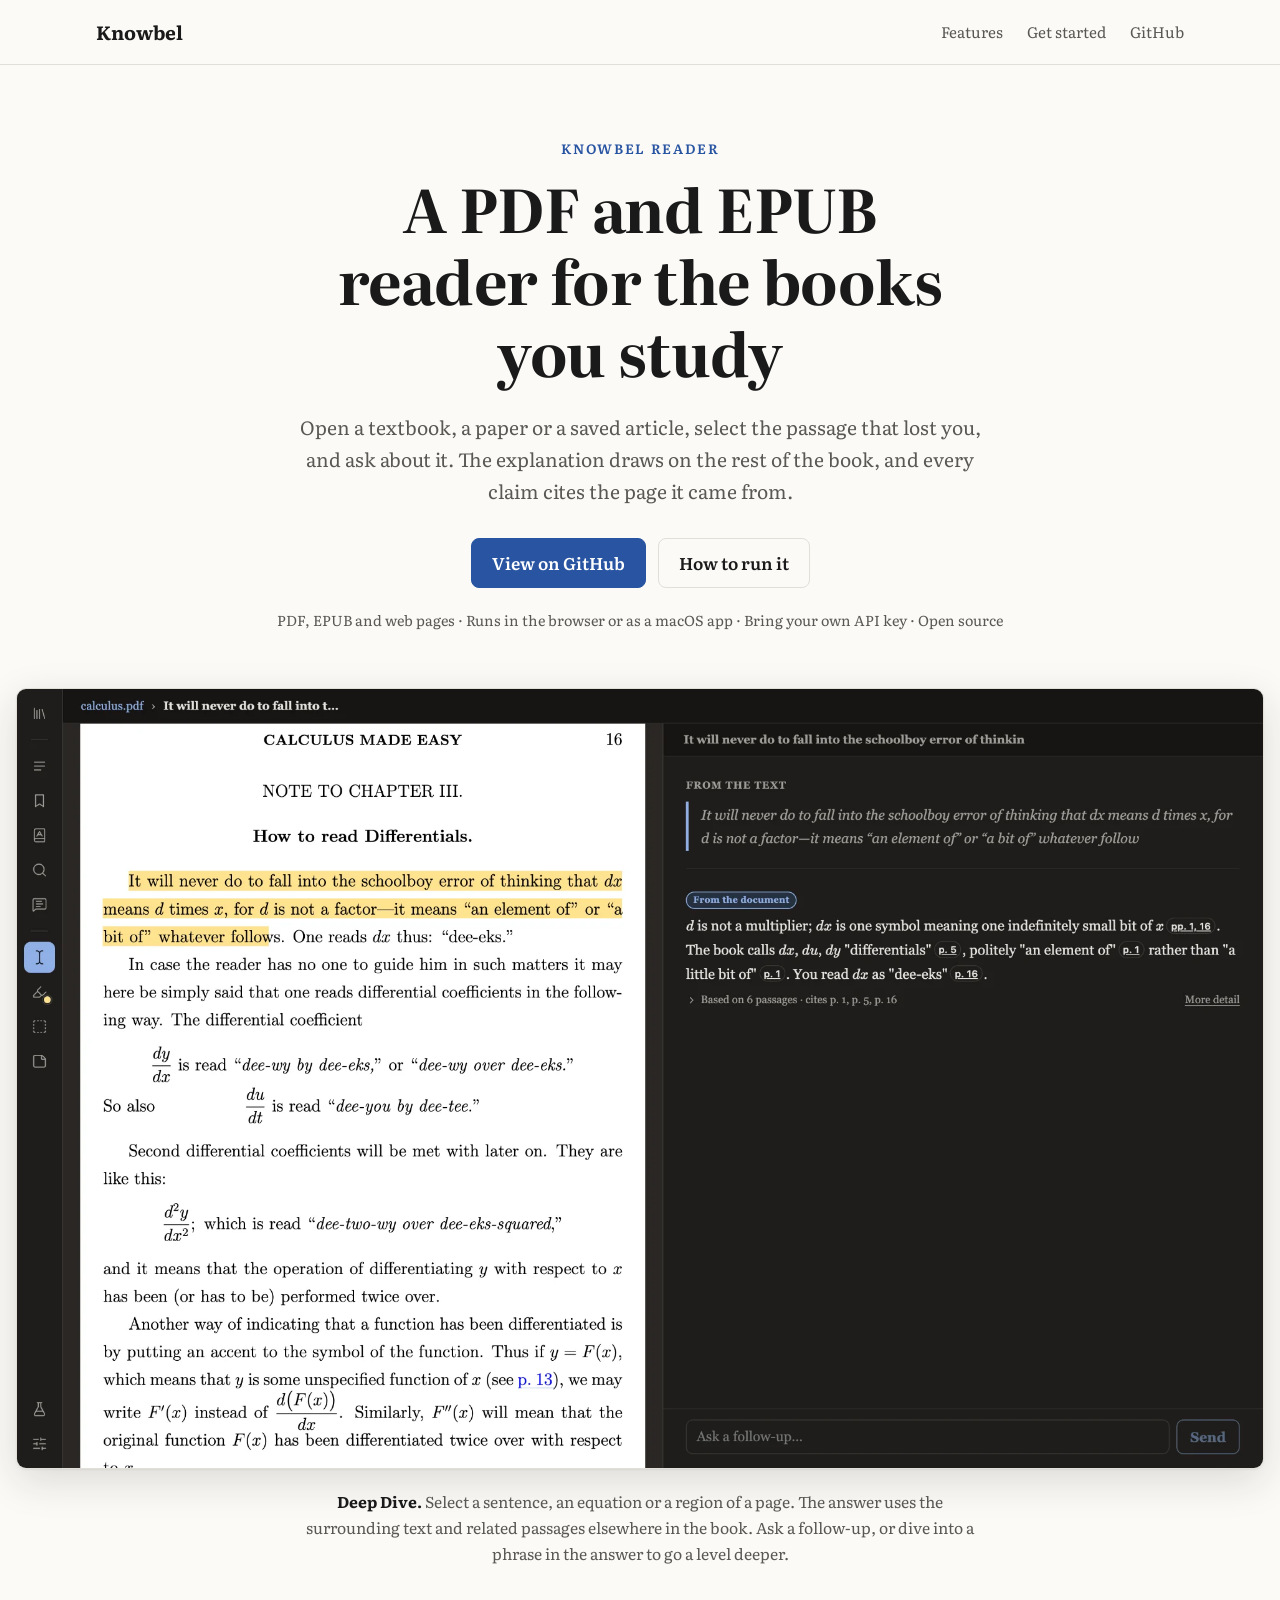
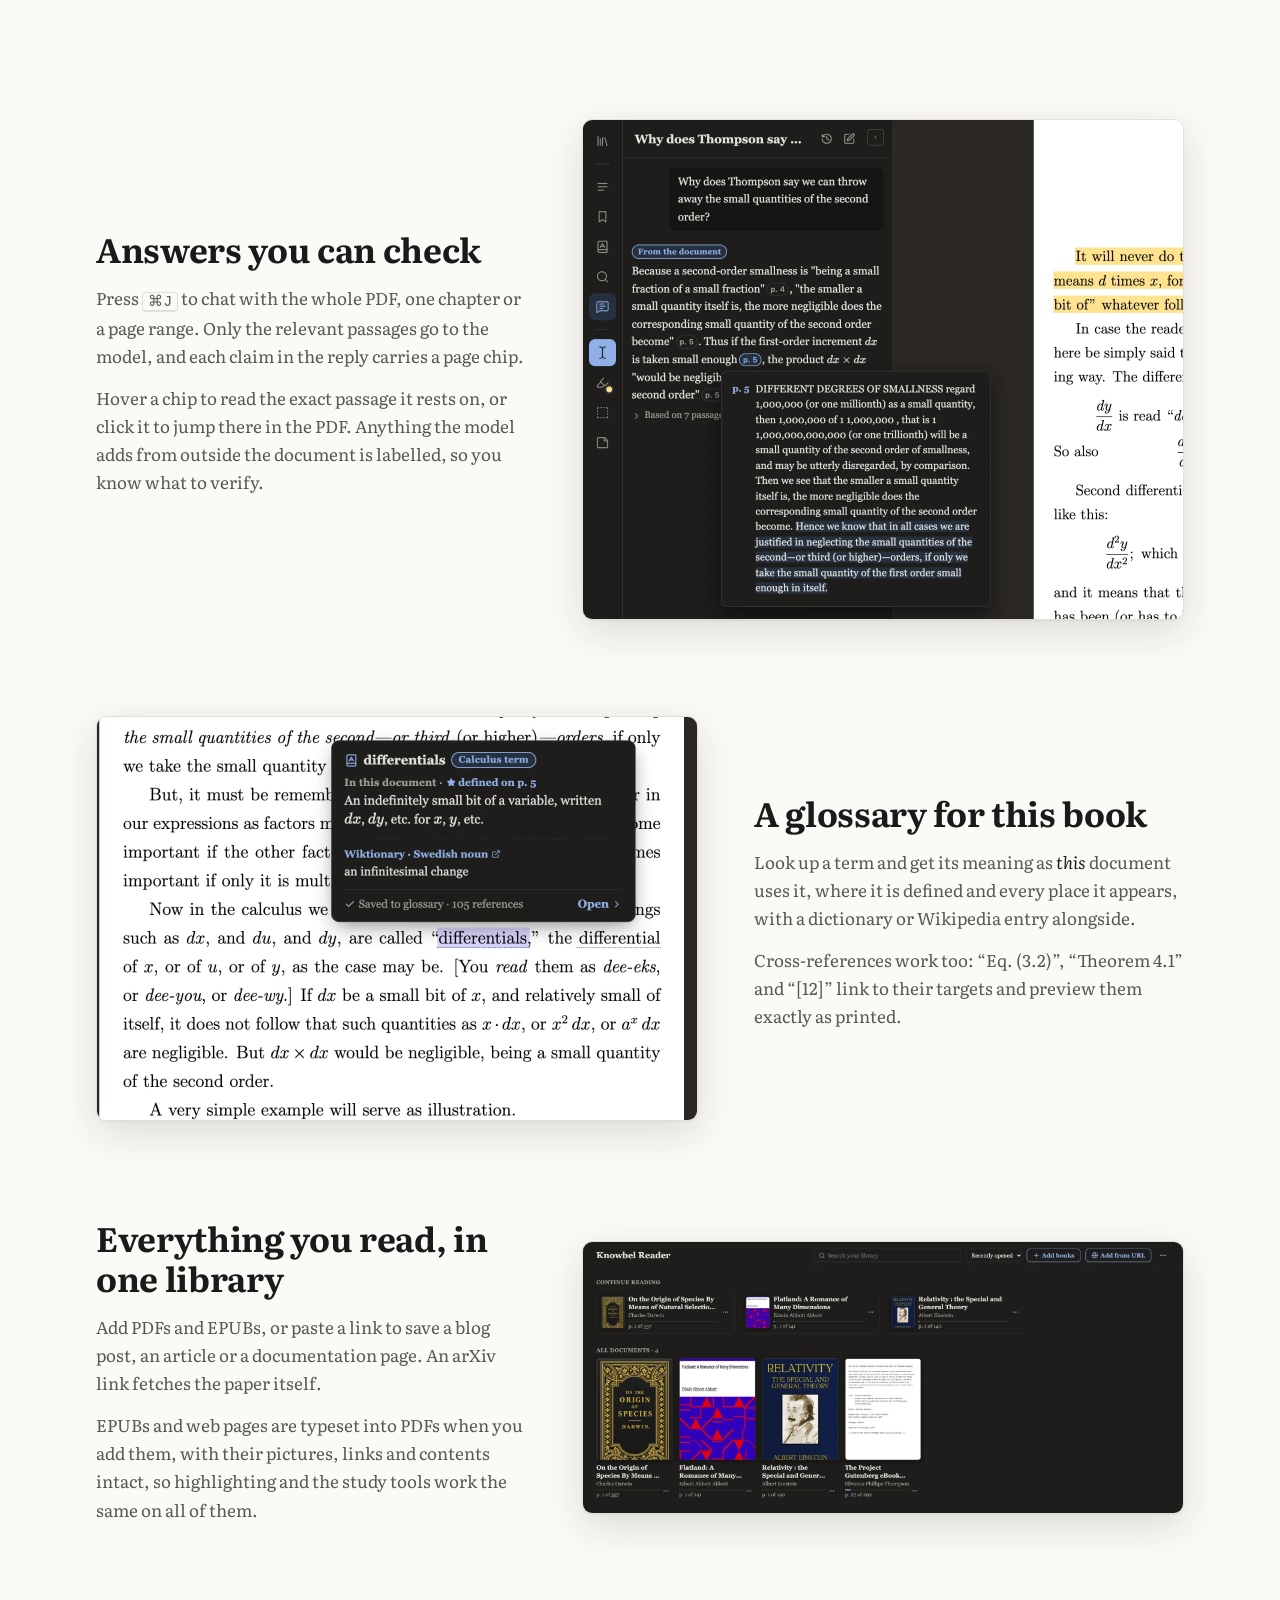
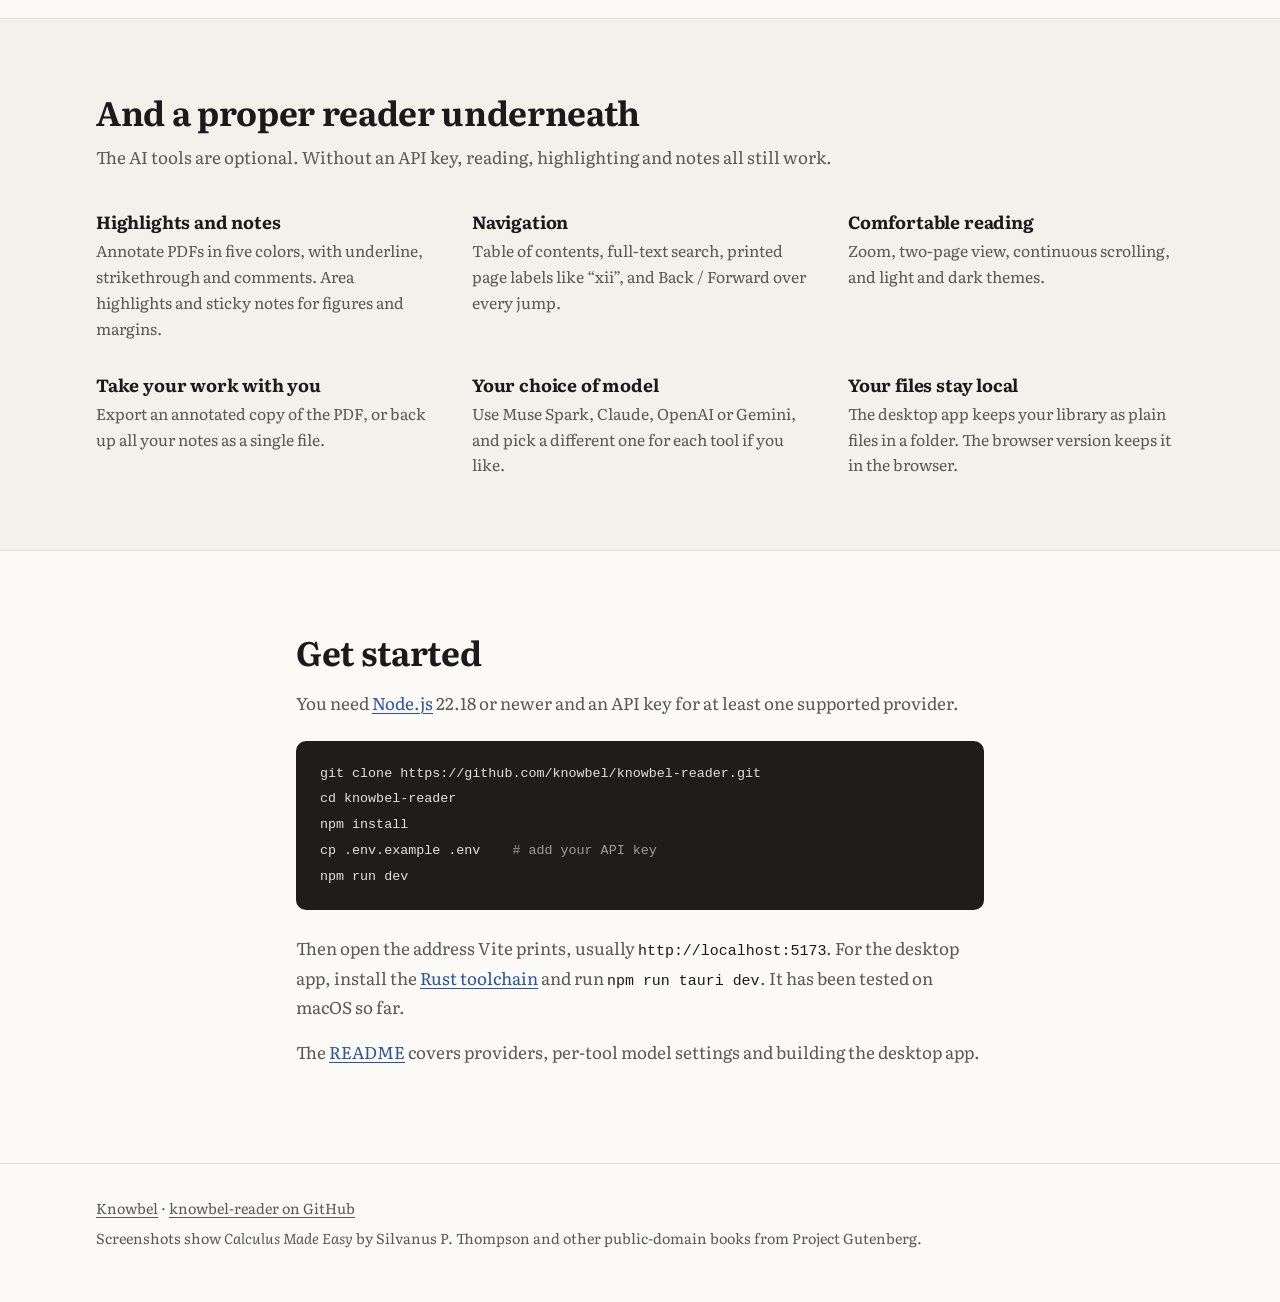
<file: index.html>
<!doctype html>
<html lang="en">
<head>
  <meta charset="utf-8">
  <meta name="viewport" content="width=device-width, initial-scale=1">
  <title>Open-Source AI PDF &amp; EPUB Reader for Studying | Knowbel</title>
  <meta name="description" content="Knowbel Reader opens PDFs, EPUBs and web articles, explains any passage you select with AI, and cites the pages every answer comes from.">
  <meta name="color-scheme" content="light dark">
  <link rel="canonical" href="https://knowbel.github.io/">

  <meta property="og:type" content="website">
  <meta property="og:url" content="https://knowbel.github.io/">
  <meta property="og:title" content="Knowbel Reader: open-source AI PDF &amp; EPUB reader for studying">
  <meta property="og:description" content="A PDF and EPUB reader for textbooks and papers, with AI help that cites the page.">
  <meta property="og:image" content="https://knowbel.github.io/images/og.jpg">
  <meta property="og:image:width" content="1200">
  <meta property="og:image:height" content="630">
  <meta name="twitter:card" content="summary_large_image">
  <meta name="google-site-verification" content="msUB4nczFMJwJfyzUN_aWLILL9cEhoL1U0CEHi0lBxA" />

  <link rel="icon" href="favicon.svg" type="image/svg+xml">
  <link rel="preconnect" href="https://fonts.googleapis.com">
  <link rel="preconnect" href="https://fonts.gstatic.com" crossorigin>
  <link rel="stylesheet" href="https://fonts.googleapis.com/css2?family=Literata:ital,opsz,wght@0,7..72,400;0,7..72,600;0,7..72,700;1,7..72,400&display=swap">
  <link rel="stylesheet" href="style.css">

  <script type="application/ld+json">
  {
    "@context": "https://schema.org",
    "@type": "SoftwareApplication",
    "name": "Knowbel Reader",
    "url": "https://knowbel.github.io/",
    "description": "An open-source PDF and EPUB reader for studying. Select a passage to have AI explain it, chat with the whole document, and check every answer against the pages it cites.",
    "applicationCategory": "EducationalApplication",
    "operatingSystem": "macOS, Web browser",
    "isAccessibleForFree": true,
    "offers": { "@type": "Offer", "price": "0", "priceCurrency": "USD" },
    "image": "https://knowbel.github.io/images/og.jpg",
    "screenshot": "https://knowbel.github.io/images/deep-dive.webp",
    "sameAs": ["https://github.com/knowbel/knowbel-reader"]
  }
  </script>
</head>
<body>
  <header class="site-header">
    <div class="wrap header-row">
      <a class="brand" href="./">Knowbel</a>
      <nav aria-label="Main">
        <a href="#features">Features</a>
        <a href="#get-started">Get started</a>
        <a href="https://github.com/knowbel/knowbel-reader">GitHub</a>
      </nav>
    </div>
  </header>

  <main>
    <section class="hero">
      <div class="wrap">
        <p class="eyebrow">Knowbel Reader</p>
        <h1>A PDF and EPUB reader for the books you study</h1>
        <p class="lede">
          Open a textbook, a paper or a saved article, select the passage that
          lost you, and ask about it. The explanation draws on the rest of the
          book, and every claim cites the page it came from.
        </p>
        <div class="actions">
          <a class="button primary" href="https://github.com/knowbel/knowbel-reader">View on GitHub</a>
          <a class="button" href="#get-started">How to run it</a>
        </div>
        <p class="meta">PDF, EPUB and web pages · Runs in the browser or as a macOS app · Bring your own API key · Open source</p>
      </div>
      <figure class="shot hero-shot">
        <img src="images/deep-dive.webp" width="2000" height="1250"
             alt="Knowbel Reader with a page of Calculus Made Easy on the left. A highlighted sentence about reading dx has been sent to Deep Dive, and the panel on the right explains it, with page citations after each claim.">
        <figcaption>
          <strong>Deep Dive.</strong> Select a sentence, an equation or a region
          of a page. The answer uses the surrounding text and related passages
          elsewhere in the book. Ask a follow-up, or dive into a phrase in the
          answer to go a level deeper.
        </figcaption>
      </figure>
    </section>

    <section id="features" class="features">
      <div class="wrap">
        <article class="feature">
          <div class="feature-text">
            <h2>Answers you can check</h2>
            <p>
              Press <kbd>⌘J</kbd> to chat with the whole PDF, one chapter
              or a page range. Only the relevant passages go to the model, and
              each claim in the reply carries a page chip.
            </p>
            <p>
              Hover a chip to read the exact passage it rests on, or click it
              to jump there in the PDF. Anything the model adds from outside
              the document is labelled, so you know what to verify.
            </p>
          </div>
          <figure class="shot">
            <img src="images/citations.webp" width="1200" height="998" loading="lazy"
                 alt="The Ask panel answering why second-order small quantities can be ignored. The pointer rests on a p. 5 citation chip, and a preview shows the quoted passage from page 5.">
          </figure>
        </article>

        <article class="feature flip">
          <div class="feature-text">
            <h2>A glossary for this book</h2>
            <p>
              Look up a term and get its meaning as <em>this</em> document uses
              it, where it is defined and every place it appears, with a
              dictionary or Wikipedia entry alongside.
            </p>
            <p>
              Cross-references work too: “Eq. (3.2)”, “Theorem 4.1” and “[12]”
              link to their targets and preview them exactly as printed.
            </p>
          </div>
          <figure class="shot">
            <img src="images/glossary.webp" width="1200" height="806" loading="lazy"
                 alt="A glossary card for the term differentials, giving the book's own definition, noting it is defined on page 5, and counting 105 references.">
          </figure>
        </article>

        <article class="feature">
          <div class="feature-text">
            <h2>Everything you read, in one library</h2>
            <p>
              Add PDFs and EPUBs, or paste a link to save a blog post, an
              article or a documentation page. An arXiv link fetches the
              paper itself.
            </p>
            <p>
              EPUBs and web pages are typeset into PDFs when you add them, with
              their pictures, links and contents intact, so highlighting and the
              study tools work the same on all of them.
            </p>
          </div>
          <figure class="shot">
            <img src="images/library.webp" width="2000" height="903" loading="lazy"
                 alt="The library, showing covers for On the Origin of Species, Flatland, Relativity and Calculus Made Easy, with a Continue reading row above.">
          </figure>
        </article>
      </div>
    </section>

    <section class="reading">
      <div class="wrap">
        <h2>And a proper reader underneath</h2>
        <p class="section-lede">The AI tools are optional. Without an API key, reading, highlighting and notes all still work.</p>
        <ul class="grid">
          <li><h3>Highlights and notes</h3><p>Annotate PDFs in five colors, with underline, strikethrough and comments. Area highlights and sticky notes for figures and margins.</p></li>
          <li><h3>Navigation</h3><p>Table of contents, full-text search, printed page labels like “xii”, and Back / Forward over every jump.</p></li>
          <li><h3>Comfortable reading</h3><p>Zoom, two-page view, continuous scrolling, and light and dark themes.</p></li>
          <li><h3>Take your work with you</h3><p>Export an annotated copy of the PDF, or back up all your notes as a single file.</p></li>
          <li><h3>Your choice of model</h3><p>Use Muse Spark, Claude, OpenAI or Gemini, and pick a different one for each tool if you like.</p></li>
          <li><h3>Your files stay local</h3><p>The desktop app keeps your library as plain files in a folder. The browser version keeps it in the browser.</p></li>
        </ul>
      </div>
    </section>

    <section id="get-started" class="start">
      <div class="wrap narrow">
        <h2>Get started</h2>
        <p>You need <a href="https://nodejs.org">Node.js</a> 22.18 or newer and an API key for at least one supported provider.</p>
<pre><code>git clone https://github.com/knowbel/knowbel-reader.git
cd knowbel-reader
npm install
cp .env.example .env    <span class="c"># add your API key</span>
npm run dev</code></pre>
        <p>
          Then open the address Vite prints, usually
          <code>http://localhost:5173</code>. For the desktop app, install the
          <a href="https://www.rust-lang.org/tools/install">Rust toolchain</a> and run
          <code>npm run tauri dev</code>. It has been tested on macOS so far.
        </p>
        <p>
          The <a href="https://github.com/knowbel/knowbel-reader#readme">README</a>
          covers providers, per-tool model settings and building the desktop app.
        </p>
      </div>
    </section>
  </main>

  <footer class="site-footer">
    <div class="wrap footer-row">
      <p><a href="https://github.com/knowbel">Knowbel</a> · <a href="https://github.com/knowbel/knowbel-reader">knowbel-reader on GitHub</a></p>
      <p class="credit">Screenshots show <em>Calculus Made Easy</em> by Silvanus P. Thompson and other public-domain books from Project Gutenberg.</p>
    </div>
  </footer>
</body>
</html>
</file>
<file: style.css>
/* Knowbel Reader site. Colors follow the app's own palette (src/index.css in
   knowbel-reader): warm paper, near-black ink, and a navy link color. */
:root {
  --bg: #fbfaf7;
  --bg-alt: #f3f1ec;
  --text: #1a1a1a;
  --muted: #5a5853;
  --rule: #e2dfd8;
  --link: #2854a1;
  --link-hover: #1d3f7a;
  --on-link: #ffffff;
  --code-bg: #1e1d1b;
  --code-text: #e4e2dd;
  --code-comment: #a09d96;
  --shadow: 0 1px 2px rgba(26, 26, 26, 0.06), 0 12px 40px rgba(26, 26, 26, 0.14);
  --serif: "Literata", Georgia, "Times New Roman", serif;
  --mono: ui-monospace, "SF Mono", Menlo, Consolas, monospace;
  color-scheme: light;
}

@media (prefers-color-scheme: dark) {
  :root:not([data-theme="light"]) {
    --bg: #1a1918;
    --bg-alt: #211f1d;
    --text: #e4e2dd;
    --muted: #a09d96;
    --rule: #3a3834;
    --link: #8fb0e8;
    --link-hover: #b3caf0;
    --on-link: #14171c;
    --code-bg: #121110;
    --shadow: 0 1px 2px rgba(0, 0, 0, 0.3), 0 12px 40px rgba(0, 0, 0, 0.45);
    color-scheme: dark;
  }
}

:root[data-theme="dark"] {
  --bg: #1a1918;
  --bg-alt: #211f1d;
  --text: #e4e2dd;
  --muted: #a09d96;
  --rule: #3a3834;
  --link: #8fb0e8;
  --link-hover: #b3caf0;
  --on-link: #14171c;
  --code-bg: #121110;
  --shadow: 0 1px 2px rgba(0, 0, 0, 0.3), 0 12px 40px rgba(0, 0, 0, 0.45);
  color-scheme: dark;
}

*,
*::before,
*::after {
  box-sizing: border-box;
}

html {
  scroll-behavior: smooth;
}

body {
  margin: 0;
  background: var(--bg);
  color: var(--text);
  font-family: var(--serif);
  font-size: 1.0625rem;
  line-height: 1.65;
  -webkit-font-smoothing: antialiased;
}

img {
  display: block;
  max-width: 100%;
  height: auto;
}

a {
  color: var(--link);
  text-underline-offset: 0.18em;
  text-decoration-thickness: 1px;
}

a:hover {
  color: var(--link-hover);
}

h1,
h2,
h3 {
  line-height: 1.2;
  font-weight: 700;
  letter-spacing: -0.01em;
}

code,
kbd {
  font-family: var(--mono);
  font-size: 0.88em;
}

kbd {
  padding: 0.05em 0.35em;
  border: 1px solid var(--rule);
  border-bottom-width: 2px;
  border-radius: 4px;
}

.wrap {
  max-width: 1120px;
  margin: 0 auto;
  padding: 0 16px;
}

.wrap.narrow {
  max-width: 720px;
}

/* Header */
.site-header {
  border-bottom: 1px solid var(--rule);
}

.header-row {
  display: flex;
  align-items: center;
  justify-content: space-between;
  gap: 16px;
  height: 64px;
}

.brand {
  color: var(--text);
  font-weight: 700;
  font-size: 1.2rem;
  text-decoration: none;
}

.brand:hover {
  color: var(--text);
}

.site-header nav {
  display: flex;
  gap: 24px;
}

.site-header nav a {
  color: var(--muted);
  text-decoration: none;
  font-size: 0.95rem;
}

.site-header nav a:hover {
  color: var(--text);
}

/* Hero */
.hero {
  padding: 72px 0 56px;
  text-align: center;
}

.eyebrow {
  margin: 0 0 12px;
  color: var(--link);
  font-size: 0.85rem;
  font-weight: 600;
  letter-spacing: 0.12em;
  text-transform: uppercase;
}

.hero h1 {
  margin: 0 auto;
  max-width: 16ch;
  font-size: clamp(2.25rem, 6vw, 3.75rem);
}

.lede {
  margin: 24px auto 0;
  max-width: 36em;
  color: var(--muted);
  font-size: 1.2rem;
}

.actions {
  display: flex;
  flex-wrap: wrap;
  justify-content: center;
  gap: 12px;
  margin-top: 32px;
}

.button {
  display: inline-block;
  padding: 10px 20px;
  border: 1px solid var(--rule);
  border-radius: 8px;
  color: var(--text);
  font-weight: 600;
  text-decoration: none;
}

.button:hover {
  border-color: var(--muted);
  color: var(--text);
}

.button.primary {
  border-color: var(--link);
  background: var(--link);
  color: var(--on-link);
}

.button.primary:hover {
  border-color: var(--link-hover);
  background: var(--link-hover);
  color: var(--on-link);
}

.meta {
  margin: 20px 0 0;
  color: var(--muted);
  font-size: 0.9rem;
}

/* Screenshots */
.shot {
  margin: 0;
}

.shot img {
  border: 1px solid var(--rule);
  border-radius: 10px;
  box-shadow: var(--shadow);
}

.hero-shot {
  max-width: 1280px;
  margin: 56px auto 0;
  padding: 0 16px;
}

.hero-shot figcaption {
  max-width: 44em;
  margin: 20px auto 0;
  color: var(--muted);
  font-size: 0.98rem;
}

.hero-shot figcaption strong {
  color: var(--text);
}

/* Feature rows */
.features {
  padding: 48px 0 32px;
}

.feature {
  display: grid;
  grid-template-columns: 5fr 7fr;
  align-items: center;
  gap: 56px;
  padding: 48px 0;
}

.feature.flip {
  grid-template-columns: 7fr 5fr;
}

.feature.flip .feature-text {
  order: 2;
}

.feature h2 {
  margin: 0 0 16px;
  font-size: clamp(1.6rem, 3vw, 2.1rem);
}

.feature p {
  margin: 0 0 14px;
  color: var(--muted);
}

.feature p strong,
.feature p em {
  color: var(--text);
}

/* Reader feature grid */
.reading {
  padding: 72px 0;
  background: var(--bg-alt);
  border-top: 1px solid var(--rule);
  border-bottom: 1px solid var(--rule);
}

.reading h2,
.start h2 {
  margin: 0;
  font-size: clamp(1.6rem, 3vw, 2.1rem);
}

.section-lede {
  margin: 12px 0 0;
  color: var(--muted);
}

.grid {
  display: grid;
  grid-template-columns: repeat(3, 1fr);
  gap: 32px 40px;
  margin: 40px 0 0;
  padding: 0;
  list-style: none;
}

.grid h3 {
  margin: 0 0 6px;
  font-size: 1.1rem;
}

.grid p {
  margin: 0;
  color: var(--muted);
  font-size: 0.98rem;
}

/* Get started */
.start {
  padding: 80px 0;
}

.start p {
  color: var(--muted);
}

.start p code {
  color: var(--text);
}

pre {
  overflow-x: auto;
  margin: 24px 0;
  padding: 20px 24px;
  border-radius: 10px;
  background: var(--code-bg);
  color: var(--code-text);
  font-size: 0.95rem;
  line-height: 1.7;
}

pre .c {
  color: var(--code-comment);
}

/* Footer */
.site-footer {
  padding: 32px 0 48px;
  border-top: 1px solid var(--rule);
  color: var(--muted);
  font-size: 0.9rem;
}

.footer-row p {
  margin: 0 0 6px;
}

.site-footer a {
  color: var(--muted);
}

.site-footer a:hover {
  color: var(--text);
}

/* Narrow screens */
@media (max-width: 860px) {
  .feature,
  .feature.flip {
    grid-template-columns: 1fr;
    gap: 28px;
    padding: 36px 0;
  }

  .feature.flip .feature-text {
    order: 0;
  }

  .grid {
    grid-template-columns: repeat(2, 1fr);
  }
}

@media (max-width: 560px) {
  .hero {
    padding: 48px 0 40px;
  }

  .lede {
    font-size: 1.08rem;
  }

  .site-header nav {
    gap: 16px;
  }

  .site-header nav a[href="#features"] {
    display: none;
  }

  .grid {
    grid-template-columns: 1fr;
  }

  pre {
    padding: 16px;
    font-size: 0.85rem;
  }
}
</file>
